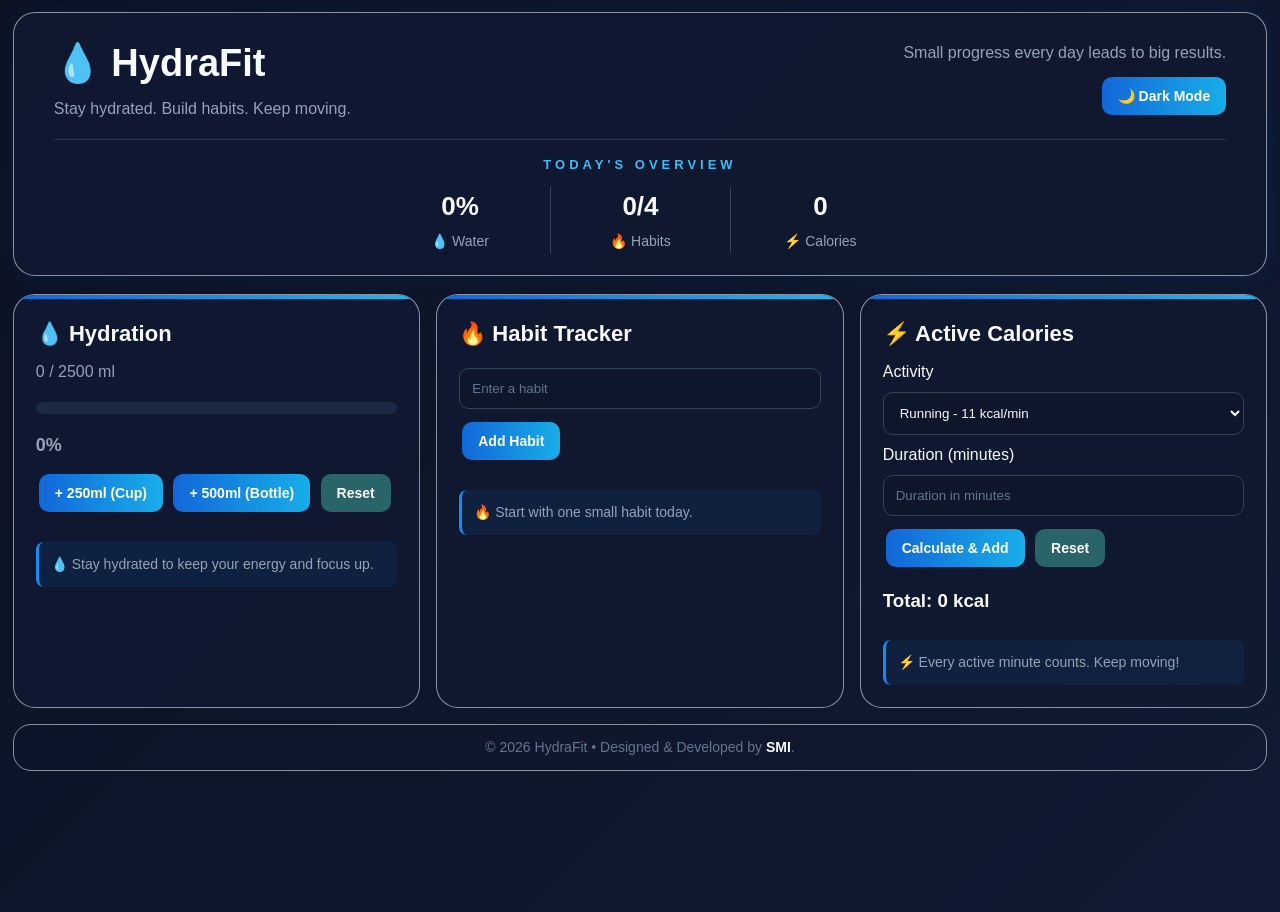
<file: HydraFit/index.html>
<!DOCTYPE html>
<html lang="en">
<head>
    <meta charset="UTF-8">
    <meta name="viewport" content="width=device-width, initial-scale=1.0">
    <title>HydraFit - Daily Tracker</title>
    <link rel="stylesheet" href="stylee.css">
</head>

<body>
    <header>
    <div class="header-content">
        <div class="brand">
            <h1>💧 HydraFit </h1>
            <p>Stay hydrated. Build habits. Keep moving.</p>
        </div>
        <div class="header-right">
            <p class="headerMessage">Small progress every day leads to big results.</p>
            <button id="themeBtn">🌙 Dark Mode</button>
        </div>
    </div>
    <div class="overview">
        <h3>Today's Overview</h3>
        <div class="overviewStats">
            <div class="overviewItem">
                <strong id="headerWater">0%</strong>
                <span>💧 Water</span>
            </div>
            <div class="overviewItem">
                <strong id="headerHabits">0/4</strong>
                <span>🔥 Habits</span>
            </div>
            <div class="overviewItem">
                <strong id="headerCalories">0</strong>
                <span>⚡ Calories</span>
            </div>
        </div>
    </div>
</header>

    <main>
        <section class="card">
            <h2>💧 Hydration</h2>
            <p>
                <span id="waterAmount">0</span> /
                <span id="waterGoal">2500</span> ml
            </p>
            <div class="progress">
                <div id="waterProgress"></div>
            </div>
            <p id="waterPercentage">0%</p>
            <p id="waterMessage"></p>
            <button id="add250">+ 250ml (Cup)</button>
            <button id="add500">+ 500ml (Bottle)</button>
            <button id="resetWater">Reset</button>
            <p class="tip" id="waterTip">
                💧 Stay hydrated to keep your energy and focus up.
            </p>  
        </section>

        <section class="card">
            <h2>🔥 Habit Tracker</h2>
            <input 
                type="text" 
                id="habitInput" 
                placeholder="Enter a habit"
            >
            <button id="addHabit">Add Habit</button>

            <p id="habitWarning"></p>

            <div id="habitList"></div>
            <p class="tip" id="habitTip">
               💡 Small habits repeated daily create lasting results.
            </p> 
        </section>


        <section class="card">
            <h2>⚡ Active Calories</h2>

            <label for="activity">Activity</label>
            <select id="activity">
                <option value="11">Running - 11 kcal/min</option>
                <option value="8">Cycling - 8 kcal/min</option>
                <option value="4">Yoga - 4 kcal/min</option>
            </select>

           <label for="duration">Duration (minutes)</label>
            <input
                type="number"
                id="duration"
                placeholder="Duration in minutes"
                min="1"
            >

            <button id="calculateCalories">
                Calculate & Add
            </button>
            <button id="resetCalories">Reset</button>

            <h3>
                Total: <span id="calorieTotal">0</span> kcal
            </h3>
            <p class="tip" id="calorieTip">
                ⚡ Every active minute counts. Keep moving!
            </p>
        </section>

    </main>
    <footer>
<p>© 2026 HydraFit • Designed & Developed by <strong id="smi">SMI</strong>.</p>
</footer>
    

    <script src="script.js"></script>
</body>
</html>
</file>
<file: HydraFit/stylee.css>
* {
    margin: 0;
    padding: 0;
    box-sizing: border-box;
}
:root {
    --bg-color: #0b1224;
    --card-color: #111a31;
    --text-color: #f8fafc;
    --primary-color: #168df5;
    --border-color: rgba(203, 213, 225, 0.65);
}
body {
    background: linear-gradient(135deg, #0b1224, #101a32);
    color: var(--text-color);
    font-family: Arial, sans-serif;
    line-height: 1.5;
    min-height: 100vh;
}
header {
    width: 98%;
    max-width: 1500px;
    margin: 12px auto 18px;
    padding: 22px 40px;
    border: 1px solid var(--border-color);
    border-radius: 22px;
    background: rgba(17, 26, 49, 0.92);
    box-shadow: 0 0 25px rgba(22, 141, 245, 0.08);
}
.header-content {
    display: flex;
    justify-content: space-between;
    align-items: center;
    gap: 30px;
}
.header-content h1 {
    font-size: 38px;
    margin-bottom: 5px;
    font-weight: 800;
    text-align: left;
}
.header-content p {
    color: #94a3b8;
    margin-bottom: 0;
    text-align: left;
}
.brand p {
    font-size: 16px;
}
.header-right {
    display: flex;
    flex-direction: column;
    align-items: flex-end;
    gap: 12px;
}
.header-message {
    font-size: 17px;
    color: #94a3b8;
    font-style: italic;
    margin: 0;
}
#themeBtn {
    margin: 0;
}
.overview {
    margin-top: 18px;
    padding-top: 15px;
    border-top: 1px solid #273653;
    text-align: center;
}

.overview h3 {
    margin-bottom: 12px;
    color: #38bdf8;
    font-size: 13px;
    text-transform: uppercase;
    letter-spacing: 4px;
}

.overviewStats {
    display: flex;
    justify-content: center;
    align-items: center;
}

.overviewItem {
    width: 180px;
    text-align: center;
}

.overviewItem + .overviewItem {
    border-left: 1px solid #334155;
}

.overviewItem strong {
    display: block;
    font-size: 26px;
    color: var(--text-color);
    margin-bottom: 3px;
}

.overviewItem span {
    color: #94a3b8;
    font-size: 14px;
}

main {
    width: 98%;
    max-width: 1500px;
    margin: 0 auto;
    display: grid;
    grid-template-columns: repeat(3, 1fr);
    gap: 16px;
}
.card {
    position: relative;
    background: rgba(17, 26, 49, 0.92);
    border: 1px solid var(--border-color);
    border-radius: 22px;
    padding: 22px;
    overflow: hidden;
    min-height: 360px;
}

.card::before {
    content: "";
    position: absolute;
    top: 0;
    left: 0;
    width: 100%;
    height: 4px;
    background: linear-gradient(90deg, #1267d8, #1db8ed);
}
.card h2 {
    font-size: 22px;
    margin-bottom: 10px;
}
.card h3 {
    margin-top: 15px;
}
.card p {
    color: #94a3b8;
}
.progress {
    width: 100%;
    height: 12px;
    background: #1d2943;
    border-radius: 20px;
    overflow: hidden;
    margin: 18px 0;
}
#waterProgress {
    width: 0;
    height: 100%;
    background: linear-gradient(90deg, #1267d8, #1db8ed);
    border-radius: 20px;
    transition: width 0.3s ease, background 0.3s ease;
}
button {
    border: none;
    padding: 11px 16px;
    margin: 5px 3px;
    border-radius: 10px;
    background: linear-gradient(90deg, #1267d8, #18aee9);
    color: white;
    font-size: 14px;
    font-weight: bold;
    cursor: pointer;
    transition: 0.2s ease;
}
button:hover {
    transform: translateY(-2px);
    box-shadow: 0 5px 15px rgba(24, 174, 233, 0.25);
}
button:active {
    transform: translateY(0);
}
input,
select {
    width: 100%;
    padding: 12px;
    margin: 8px 0;
    border: 1px solid #334155;
    border-radius: 10px;
    background: #0d162b;
    color: var(--text-color);
    outline: none;
}
input::placeholder {
    color: #64748b;
}
input:focus,
select:focus {
    border-color: var(--primary-color);
    box-shadow: 0 0 8px rgba(22, 141, 245, 0.2);
}
#habitList > div {
    display: flex;
    align-items: center;
    gap: 10px;
    margin-top: 12px;
    padding: 12px;
    background: #0d162b;
    border: 1px solid #273653;
    border-radius: 10px;
}
#habitList span:first-child {
    flex: 1;
    font-weight: bold;
}
#habitList button {
    padding: 8px 12px;
    font-size: 13px;
}
#habitList button:last-child {
    background: #ef4444;
}
#habitList button:last-child:hover {
    box-shadow: 0 5px 15px rgba(239, 68, 68, 0.2);
}
#waterPercentage {
    margin: 10px 0;
    font-size: 18px;
    font-weight: bold;
}
#waterMessage {
    margin: 8px 0;
    font-weight: bold;
}
footer {
    width: 98%;
    max-width: 1500px;
    margin: 16px auto;
    padding: 12px;
    border: 1px solid var(--border-color);
    border-radius: 18px;
    text-align: center;
    color: #64748b;
    font-size: 14px;
}
#smi{
    color:var(--text-color)
}
body.light-mode {
    --bg-color: #eef3f9;
    --card-color: #ffffff;
    --text-color: #0f172a;
    --primary-color: #0284c7;
    --border-color: #cbd5e1;

    background: #eef3f9;
}
body.light-mode .card,
body.light-mode header {
    background: #ffffff;
}
body.light-mode input,
body.light-mode select,
body.light-mode #habitList > div {
    background: #f8fafc;
}
.tip {
    margin-top: 25px;
    padding: 12px;
    border-left: 3px solid var(--primary-color);
    background: rgba(22, 141, 245, 0.08);
    border-radius: 8px;
    color: #94a3b8;
    font-size: 14px;
}

#resetWater,
#resetCalories {
    background: #286468;
}
@media (max-width: 1000px) {
    main {
        grid-template-columns: 1fr 1fr;
    }
    .header-content {
        flex-direction: column;
        text-align: center;
    }
    .brand,
    .header-content h1,
    .header-content p,
    .header-right {
        text-align: center;
    }
    .header-right {
        align-items: center;
    }
}
@media (max-width: 600px) {
    header {
        width: 94%;
        margin: 10px auto;
        padding: 20px 15px;
    }
    .brand h1 {
        font-size: 30px;
    }
    .header-message {
        font-size: 14px;
    }
    #themeBtn {
        width: 100%;
    }
    main {
        width: 92%;
        grid-template-columns: 1fr;
        gap: 15px;
    }
    .card {
        padding: 20px;
    }
    .card h2 {
        font-size: 21px;
    }
    button {
        padding: 10px 13px;
    }
    .overview {
        gap: 15px;
    }
    .overviewStats {
        gap: 5px;
    }
    .overviewItem {
        width: 33%;
    }
    .overviewItem strong {
        font-size: 22px;
    }
    .overviewItem span {
        font-size: 12px;
    }
}
</file>
